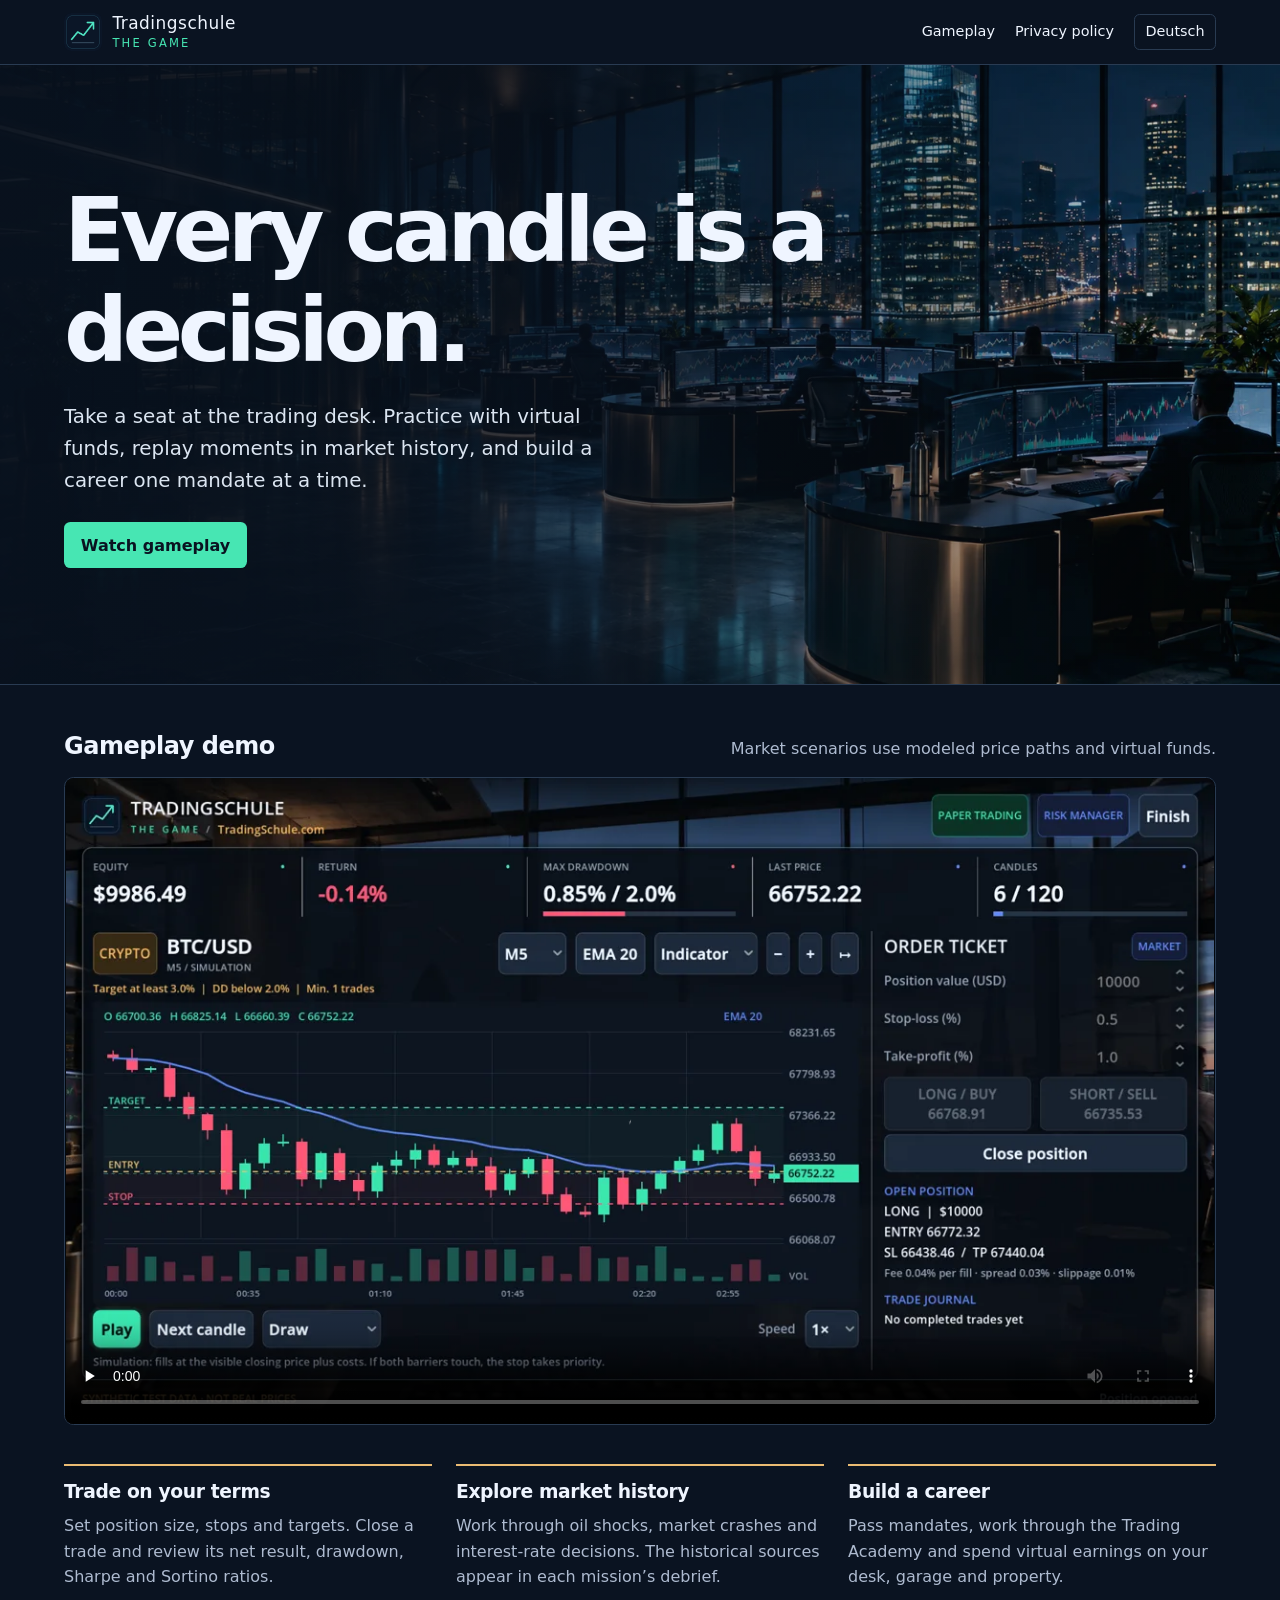
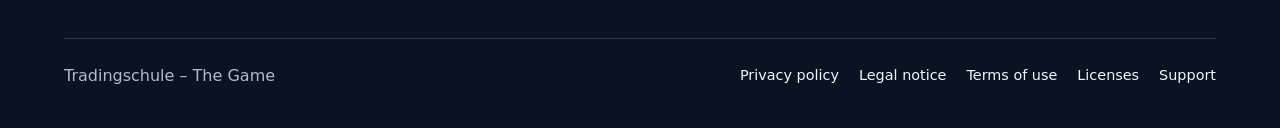
<file: index.html>
<!doctype html>
<html lang="en">
<head>
<meta charset="utf-8">
<meta name="viewport" content="width=device-width, initial-scale=1">
<meta name="description" content="Take a seat at the trading desk. Practice with virtual funds, replay moments in market history, and build a career one mandate at a time.">
<meta name="theme-color" content="#0a1321">
<title>Tradingschule – The Game</title>
<link rel="canonical" href="https://onvexalabs-dev.github.io/tradingschule-the-game-page/">
<link rel="alternate" hreflang="en" href="https://onvexalabs-dev.github.io/tradingschule-the-game-page/">
<link rel="alternate" hreflang="de" href="https://onvexalabs-dev.github.io/tradingschule-the-game-page/de/">
<link rel="icon" href="./assets/icon.png">
<link rel="stylesheet" href="./assets/site.css">
</head>
<body>
<header class="top"><div class="shell top-inner">
<a class="brand" href="./"><img src="./assets/icon.png" width="38" height="38" alt=""><span>Tradingschule<span class="brand-sub">THE GAME</span></span></a>
<nav aria-label="Main navigation">
<a href="./">Gameplay</a>
<a href="./privacy/">Privacy policy</a>
<a class="locale" hreflang="de" lang="de" href="./de/">Deutsch</a>
</nav></div></header>

<main id="main">
<section class="hero"><div class="shell hero-inner">
<h1>Every candle is a decision.</h1><p>Take a seat at the trading desk. Practice with virtual funds, replay moments in market history, and build a career one mandate at a time.</p><a class="button" href="#demo">Watch gameplay</a>
</div></section>
<section id="demo" class="shell demo"><div class="demo-head"><h2>Gameplay demo</h2><p>Market scenarios use modeled price paths and virtual funds.</p></div>
<video aria-label="Gameplay demo" controls playsinline preload="none" width="1280" height="720" poster="./assets/terminal-en.webp">
<source src="./assets/gameplay-en.mp4" type="video/mp4">
<a href="./assets/gameplay-en.mp4">Watch gameplay</a>
</video><div class="features" aria-label="Trading terminal with chart and order ticket"><article><h3>Trade on your terms</h3><p>Set position size, stops and targets. Close a trade and review its net result, drawdown, Sharpe and Sortino ratios.</p></article><article><h3>Explore market history</h3><p>Work through oil shocks, market crashes and interest-rate decisions. The historical sources appear in each mission’s debrief.</p></article><article><h3>Build a career</h3><p>Pass mandates, work through the Trading Academy and spend virtual earnings on your desk, garage and property.</p></article></div>
</section></main>
<footer class="shell footer"><span>Tradingschule – The Game</span><nav aria-label="Legal links"><a href="./privacy/">Privacy policy</a><a href="./imprint/">Legal notice</a><a href="./terms/">Terms of use</a><a href="./licenses/">Licenses</a><a href="./support/">Support</a></nav></footer>
</body>
</html>
</file>
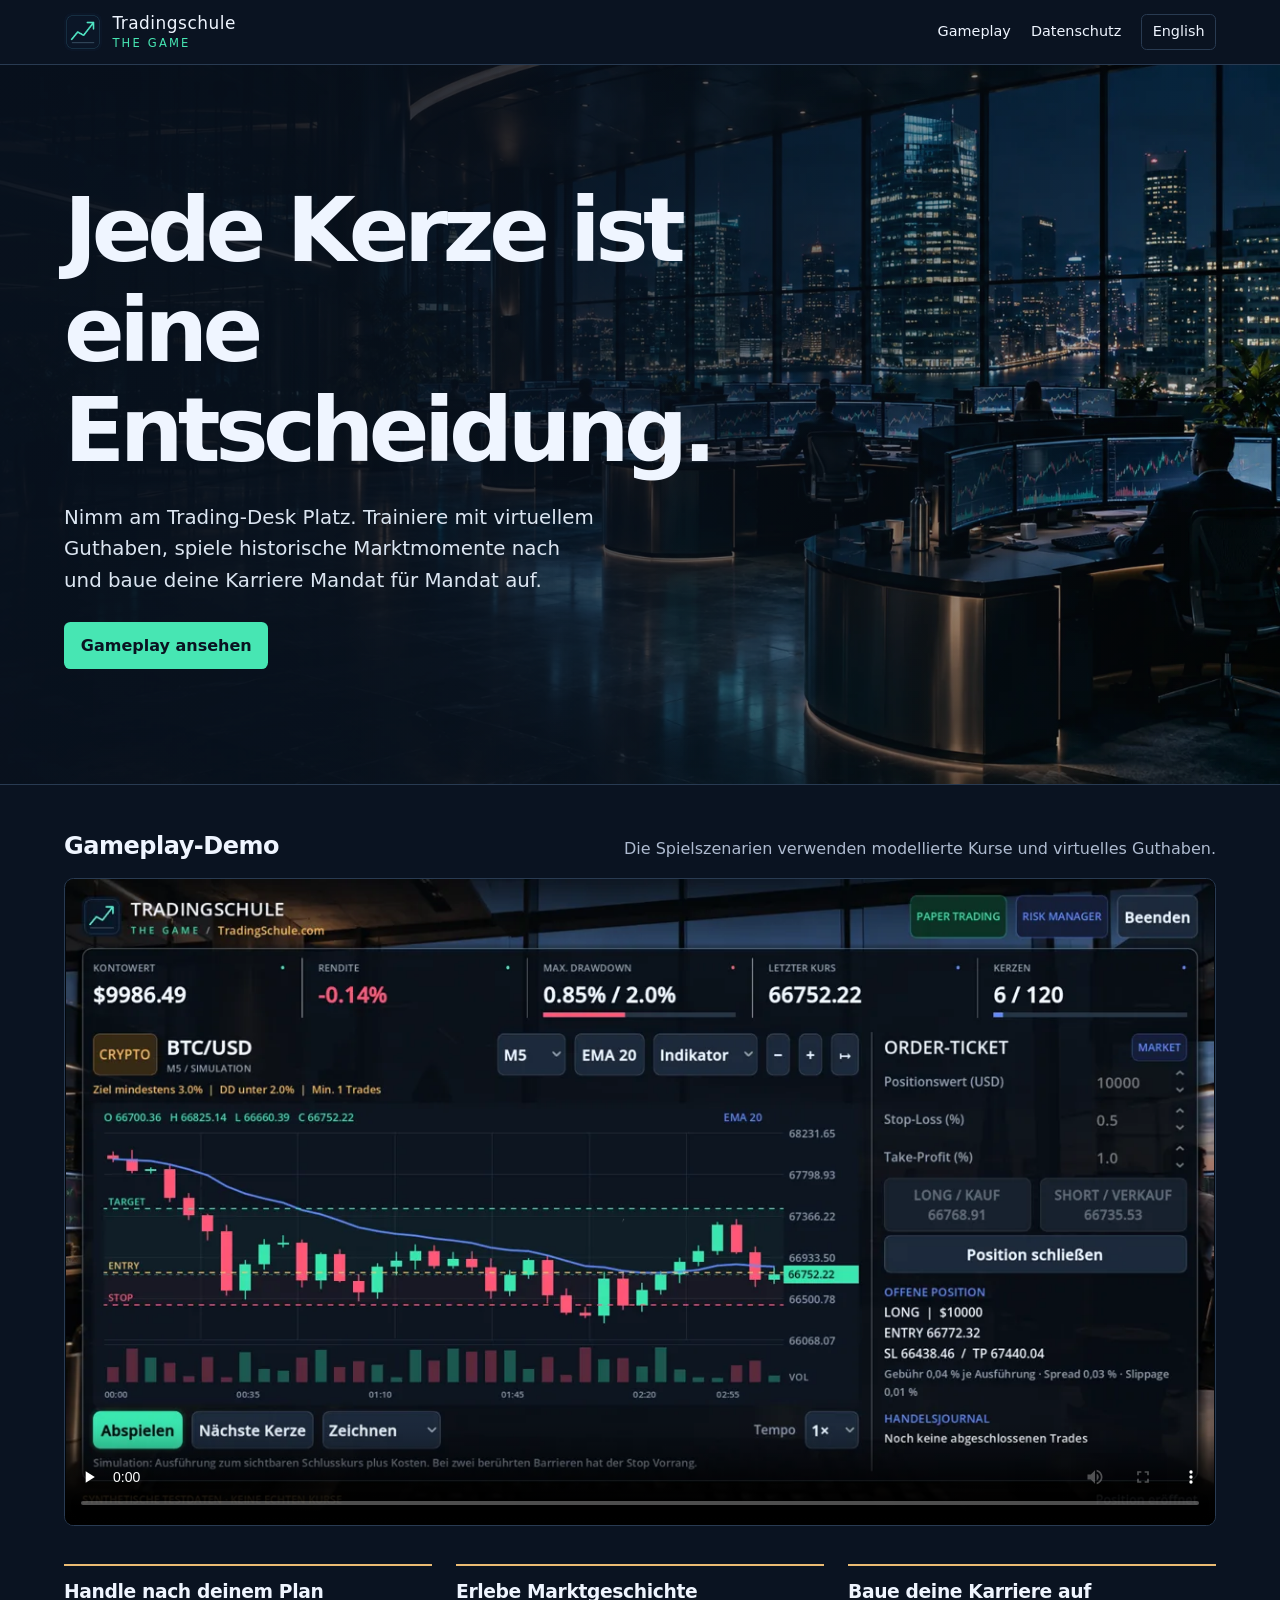
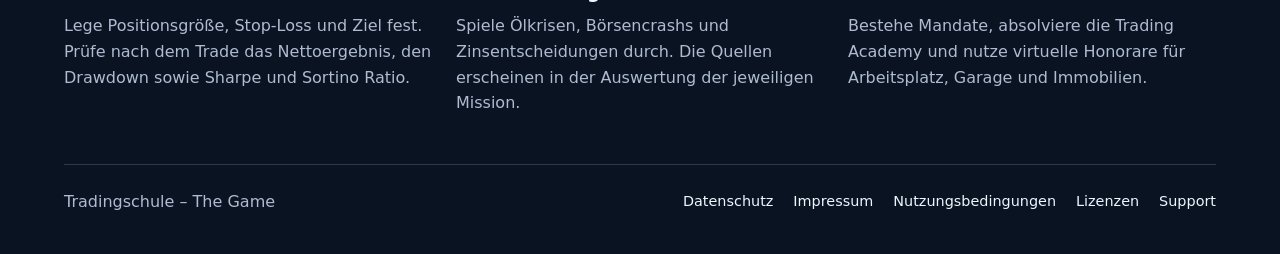
<file: de/index.html>
<!doctype html>
<html lang="de">
<head>
<meta charset="utf-8">
<meta name="viewport" content="width=device-width, initial-scale=1">
<meta name="description" content="Nimm am Trading-Desk Platz. Trainiere mit virtuellem Guthaben, spiele historische Marktmomente nach und baue deine Karriere Mandat für Mandat auf.">
<meta name="theme-color" content="#0a1321">
<title>Tradingschule – The Game</title>
<link rel="canonical" href="https://onvexalabs-dev.github.io/tradingschule-the-game-page/de/">
<link rel="alternate" hreflang="en" href="https://onvexalabs-dev.github.io/tradingschule-the-game-page/">
<link rel="alternate" hreflang="de" href="https://onvexalabs-dev.github.io/tradingschule-the-game-page/de/">
<link rel="icon" href="../assets/icon.png">
<link rel="stylesheet" href="../assets/site.css">
</head>
<body>
<header class="top"><div class="shell top-inner">
<a class="brand" href="../de/"><img src="../assets/icon.png" width="38" height="38" alt=""><span>Tradingschule<span class="brand-sub">THE GAME</span></span></a>
<nav aria-label="Hauptnavigation">
<a href="../de/">Gameplay</a>
<a href="../de/privacy/">Datenschutz</a>
<a class="locale" hreflang="en" lang="en" href="../">English</a>
</nav></div></header>

<main id="main">
<section class="hero"><div class="shell hero-inner">
<h1>Jede Kerze ist eine Entscheidung.</h1><p>Nimm am Trading-Desk Platz. Trainiere mit virtuellem Guthaben, spiele historische Marktmomente nach und baue deine Karriere Mandat für Mandat auf.</p><a class="button" href="#demo">Gameplay ansehen</a>
</div></section>
<section id="demo" class="shell demo"><div class="demo-head"><h2>Gameplay-Demo</h2><p>Die Spielszenarien verwenden modellierte Kurse und virtuelles Guthaben.</p></div>
<video aria-label="Gameplay-Demo" controls playsinline preload="none" width="1280" height="720" poster="../assets/terminal-de.webp">
<source src="../assets/gameplay-de.mp4" type="video/mp4">
<a href="../assets/gameplay-de.mp4">Gameplay ansehen</a>
</video><div class="features" aria-label="Trading-Terminal mit Chart und Order-Ticket"><article><h3>Handle nach deinem Plan</h3><p>Lege Positionsgröße, Stop-Loss und Ziel fest. Prüfe nach dem Trade das Nettoergebnis, den Drawdown sowie Sharpe und Sortino Ratio.</p></article><article><h3>Erlebe Marktgeschichte</h3><p>Spiele Ölkrisen, Börsencrashs und Zinsentscheidungen durch. Die Quellen erscheinen in der Auswertung der jeweiligen Mission.</p></article><article><h3>Baue deine Karriere auf</h3><p>Bestehe Mandate, absolviere die Trading Academy und nutze virtuelle Honorare für Arbeitsplatz, Garage und Immobilien.</p></article></div>
</section></main>
<footer class="shell footer"><span>Tradingschule – The Game</span><nav aria-label="Rechtliche Links"><a href="../de/privacy/">Datenschutz</a><a href="../de/imprint/">Impressum</a><a href="../de/terms/">Nutzungsbedingungen</a><a href="../de/licenses/">Lizenzen</a><a href="../de/support/">Support</a></nav></footer>
</body>
</html>
</file>
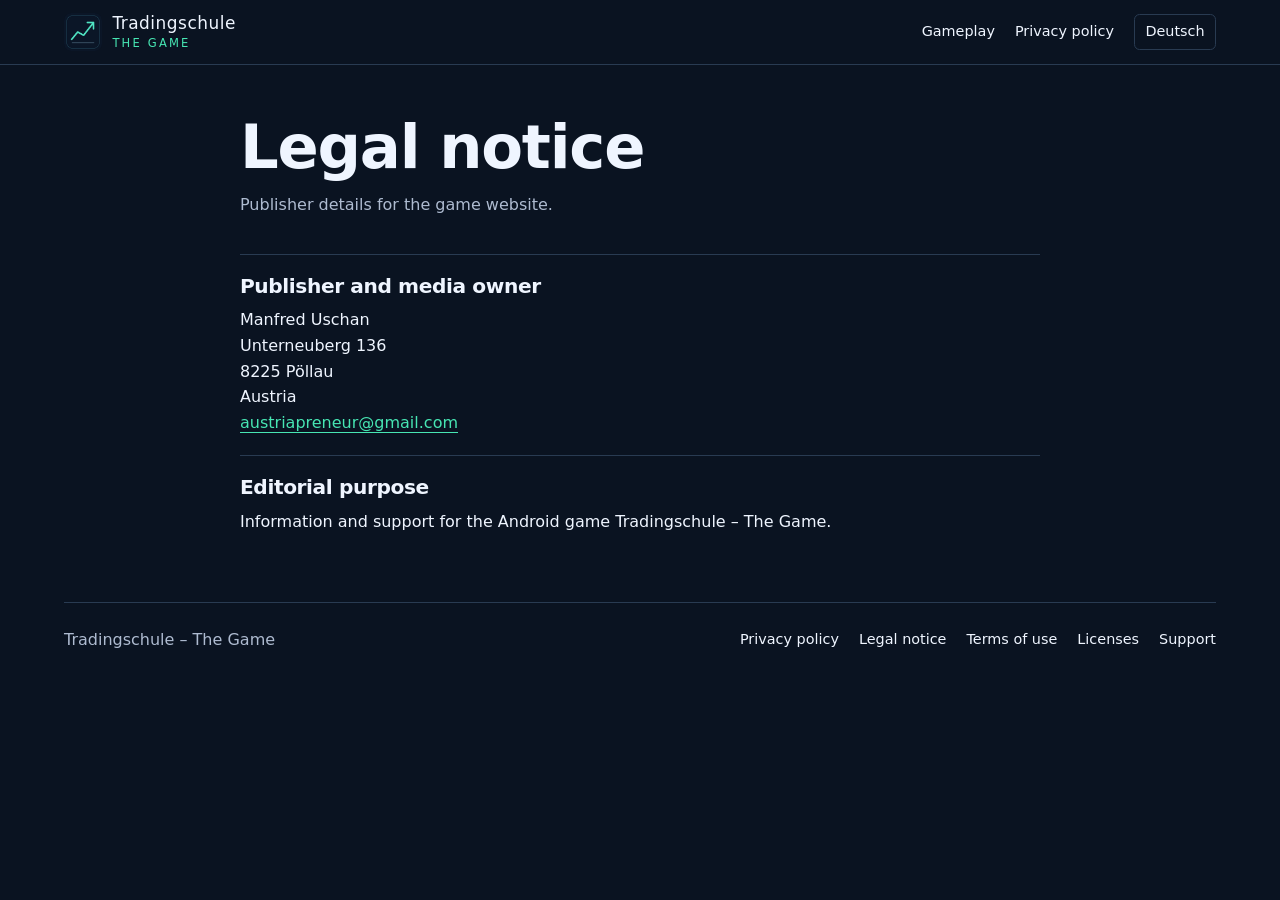
<file: imprint/index.html>
<!doctype html>
<html lang="en">
<head>
<meta charset="utf-8">
<meta name="viewport" content="width=device-width, initial-scale=1">
<meta name="description" content="Publisher details for the game website.">
<meta name="theme-color" content="#0a1321">
<title>Legal notice | Tradingschule – The Game</title>
<link rel="canonical" href="https://onvexalabs-dev.github.io/tradingschule-the-game-page/imprint/">
<link rel="alternate" hreflang="en" href="https://onvexalabs-dev.github.io/tradingschule-the-game-page/imprint/">
<link rel="alternate" hreflang="de" href="https://onvexalabs-dev.github.io/tradingschule-the-game-page/de/imprint/">
<link rel="icon" href="../assets/icon.png">
<link rel="stylesheet" href="../assets/site.css">
</head>
<body>
<header class="top"><div class="shell top-inner">
<a class="brand" href="../"><img src="../assets/icon.png" width="38" height="38" alt=""><span>Tradingschule<span class="brand-sub">THE GAME</span></span></a>
<nav aria-label="Main navigation">
<a href="../">Gameplay</a>
<a href="../privacy/">Privacy policy</a>
<a class="locale" hreflang="de" lang="de" href="../de/imprint/">Deutsch</a>
</nav></div></header>
<main id="main" class="shell legal"><h1>Legal notice</h1><p class="intro">Publisher details for the game website.</p><section><h2>Publisher and media owner</h2><p>Manfred Uschan<br>Unterneuberg 136<br>8225 Pöllau<br>Austria<br><a href="mailto:austriapreneur@gmail.com">austriapreneur@gmail.com</a></p></section><section><h2>Editorial purpose</h2><p>Information and support for the Android game Tradingschule – The Game.</p></section></main>
<footer class="shell footer"><span>Tradingschule – The Game</span><nav aria-label="Legal links"><a href="../privacy/">Privacy policy</a><a href="../imprint/">Legal notice</a><a href="../terms/">Terms of use</a><a href="../licenses/">Licenses</a><a href="../support/">Support</a></nav></footer>
</body>
</html>
</file>
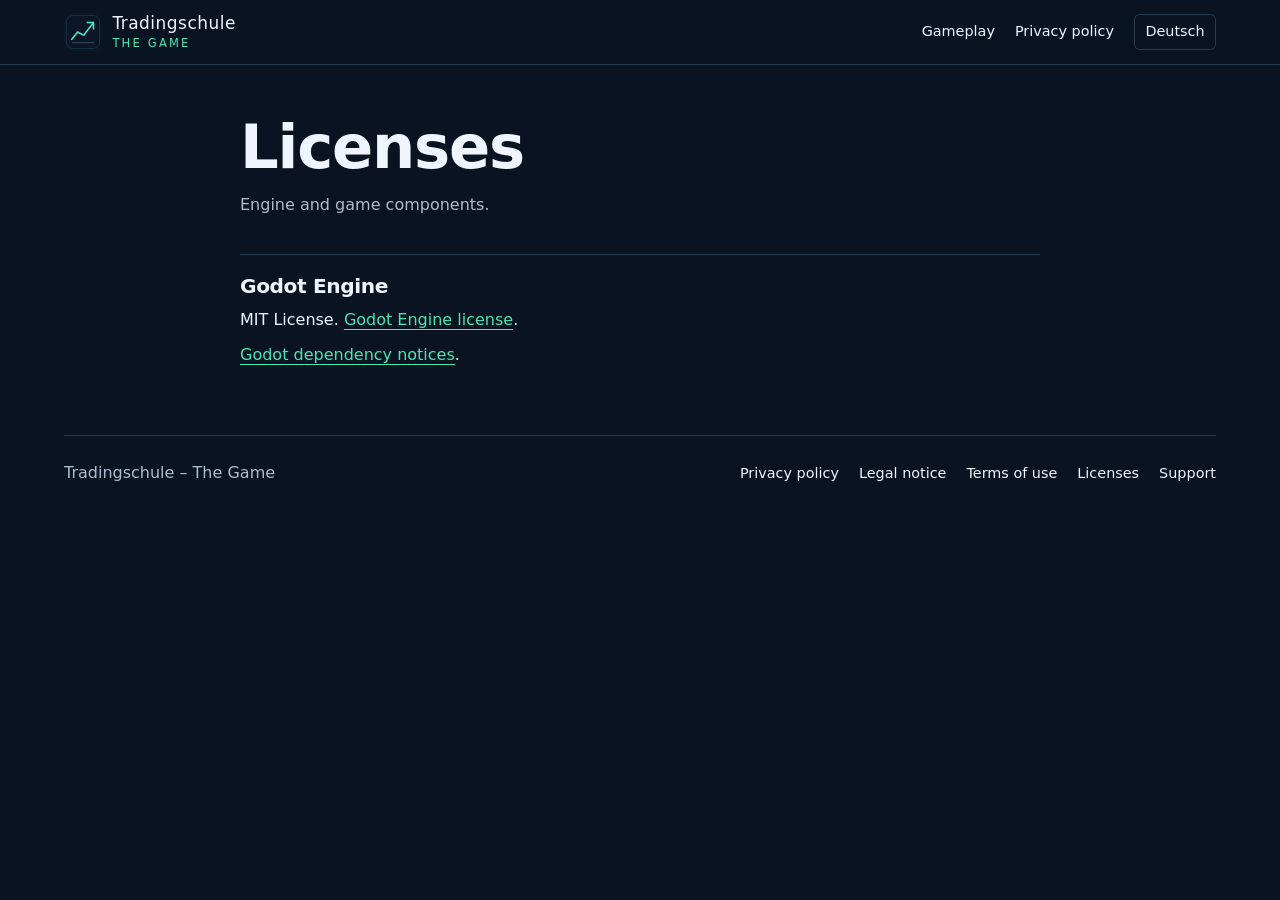
<file: licenses/index.html>
<!doctype html>
<html lang="en">
<head>
<meta charset="utf-8">
<meta name="viewport" content="width=device-width, initial-scale=1">
<meta name="description" content="Engine and game components.">
<meta name="theme-color" content="#0a1321">
<title>Licenses | Tradingschule – The Game</title>
<link rel="canonical" href="https://onvexalabs-dev.github.io/tradingschule-the-game-page/licenses/">
<link rel="alternate" hreflang="en" href="https://onvexalabs-dev.github.io/tradingschule-the-game-page/licenses/">
<link rel="alternate" hreflang="de" href="https://onvexalabs-dev.github.io/tradingschule-the-game-page/de/licenses/">
<link rel="icon" href="../assets/icon.png">
<link rel="stylesheet" href="../assets/site.css">
</head>
<body>
<header class="top"><div class="shell top-inner">
<a class="brand" href="../"><img src="../assets/icon.png" width="38" height="38" alt=""><span>Tradingschule<span class="brand-sub">THE GAME</span></span></a>
<nav aria-label="Main navigation">
<a href="../">Gameplay</a>
<a href="../privacy/">Privacy policy</a>
<a class="locale" hreflang="de" lang="de" href="../de/licenses/">Deutsch</a>
</nav></div></header>
<main id="main" class="shell legal"><h1>Licenses</h1><p class="intro">Engine and game components.</p><section><h2>Godot Engine</h2><p>MIT License. <a href="https://godotengine.org/license/">Godot Engine license</a>.</p><p><a href="https://github.com/godotengine/godot/blob/master/COPYRIGHT.txt">Godot dependency notices</a>.</p></section></main>
<footer class="shell footer"><span>Tradingschule – The Game</span><nav aria-label="Legal links"><a href="../privacy/">Privacy policy</a><a href="../imprint/">Legal notice</a><a href="../terms/">Terms of use</a><a href="../licenses/">Licenses</a><a href="../support/">Support</a></nav></footer>
</body>
</html>
</file>
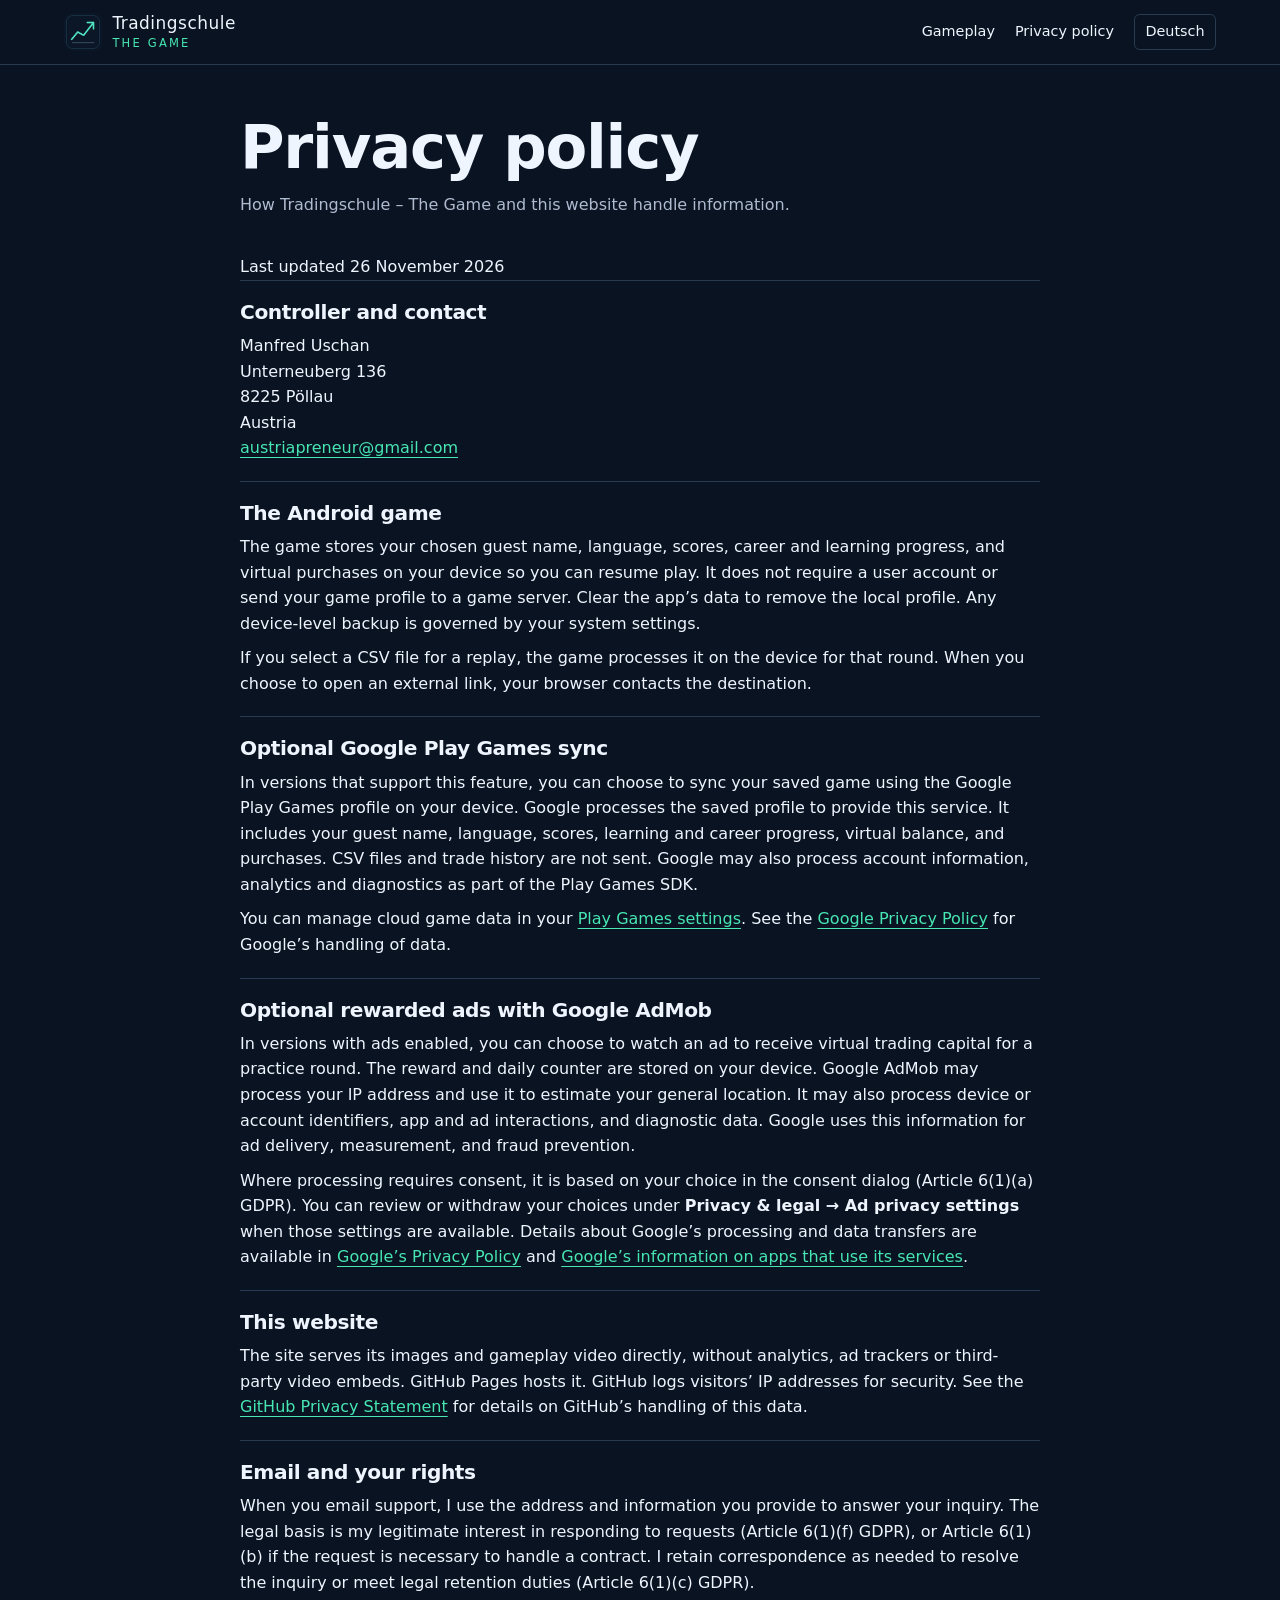
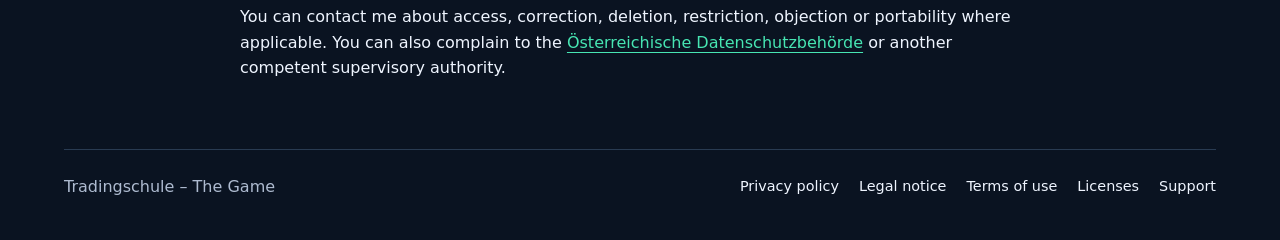
<file: privacy/index.html>
<!doctype html>
<html lang="en">
<head>
<meta charset="utf-8">
<meta name="viewport" content="width=device-width, initial-scale=1">
<meta name="description" content="How Tradingschule – The Game and this website handle information.">
<meta name="theme-color" content="#0a1321">
<title>Privacy policy | Tradingschule – The Game</title>
<link rel="canonical" href="https://onvexalabs-dev.github.io/tradingschule-the-game-page/privacy/">
<link rel="alternate" hreflang="en" href="https://onvexalabs-dev.github.io/tradingschule-the-game-page/privacy/">
<link rel="alternate" hreflang="de" href="https://onvexalabs-dev.github.io/tradingschule-the-game-page/de/privacy/">
<link rel="icon" href="../assets/icon.png">
<link rel="stylesheet" href="../assets/site.css">
</head>
<body>
<header class="top"><div class="shell top-inner">
<a class="brand" href="../"><img src="../assets/icon.png" width="38" height="38" alt=""><span>Tradingschule<span class="brand-sub">THE GAME</span></span></a>
<nav aria-label="Main navigation">
<a href="../">Gameplay</a>
<a href="../privacy/">Privacy policy</a>
<a class="locale" hreflang="de" lang="de" href="../de/privacy/">Deutsch</a>
</nav></div></header>
<main id="main" class="shell legal"><h1>Privacy policy</h1><p class="intro">How Tradingschule – The Game and this website handle information.</p><p>Last updated 26 November 2026</p><section><h2>Controller and contact</h2><p>Manfred Uschan<br>Unterneuberg 136<br>8225 Pöllau<br>Austria<br><a href="mailto:austriapreneur@gmail.com">austriapreneur@gmail.com</a></p></section><section><h2>The Android game</h2><p>The game stores your chosen guest name, language, scores, career and learning progress, and virtual purchases on your device so you can resume play. It does not require a user account or send your game profile to a game server. Clear the app’s data to remove the local profile. Any device-level backup is governed by your system settings.</p><p>If you select a CSV file for a replay, the game processes it on the device for that round. When you choose to open an external link, your browser contacts the destination.</p></section><section><h2>Optional Google Play Games sync</h2><p>In versions that support this feature, you can choose to sync your saved game using the Google Play Games profile on your device. Google processes the saved profile to provide this service. It includes your guest name, language, scores, learning and career progress, virtual balance, and purchases. CSV files and trade history are not sent. Google may also process account information, analytics and diagnostics as part of the Play Games SDK.</p><p>You can manage cloud game data in your <a href="https://support.google.com/googleplay/answer/9130646">Play Games settings</a>. See the <a href="https://policies.google.com/privacy">Google Privacy Policy</a> for Google’s handling of data.</p></section><section><h2>Optional rewarded ads with Google AdMob</h2><p>In versions with ads enabled, you can choose to watch an ad to receive virtual trading capital for a practice round. The reward and daily counter are stored on your device. Google AdMob may process your IP address and use it to estimate your general location. It may also process device or account identifiers, app and ad interactions, and diagnostic data. Google uses this information for ad delivery, measurement, and fraud prevention.</p><p>Where processing requires consent, it is based on your choice in the consent dialog (Article 6(1)(a) GDPR). You can review or withdraw your choices under <strong>Privacy &amp; legal → Ad privacy settings</strong> when those settings are available. Details about Google’s processing and data transfers are available in <a href="https://policies.google.com/privacy?hl=en">Google’s Privacy Policy</a> and <a href="https://policies.google.com/technologies/partner-sites?hl=en">Google’s information on apps that use its services</a>.</p></section><section><h2>This website</h2><p>The site serves its images and gameplay video directly, without analytics, ad trackers or third-party video embeds. GitHub Pages hosts it. GitHub logs visitors’ IP addresses for security. See the <a href="https://docs.github.com/en/site-policy/privacy-policies/github-general-privacy-statement">GitHub Privacy Statement</a> for details on GitHub’s handling of this data.</p></section><section><h2>Email and your rights</h2><p>When you email support, I use the address and information you provide to answer your inquiry. The legal basis is my legitimate interest in responding to requests (Article 6(1)(f) GDPR), or Article 6(1)(b) if the request is necessary to handle a contract. I retain correspondence as needed to resolve the inquiry or meet legal retention duties (Article 6(1)(c) GDPR).</p><p>You can contact me about access, correction, deletion, restriction, objection or portability where applicable. You can also complain to the <a href="https://www.dsb.gv.at/">Österreichische Datenschutzbehörde</a> or another competent supervisory authority.</p></section></main>
<footer class="shell footer"><span>Tradingschule – The Game</span><nav aria-label="Legal links"><a href="../privacy/">Privacy policy</a><a href="../imprint/">Legal notice</a><a href="../terms/">Terms of use</a><a href="../licenses/">Licenses</a><a href="../support/">Support</a></nav></footer>
</body>
</html>
</file>
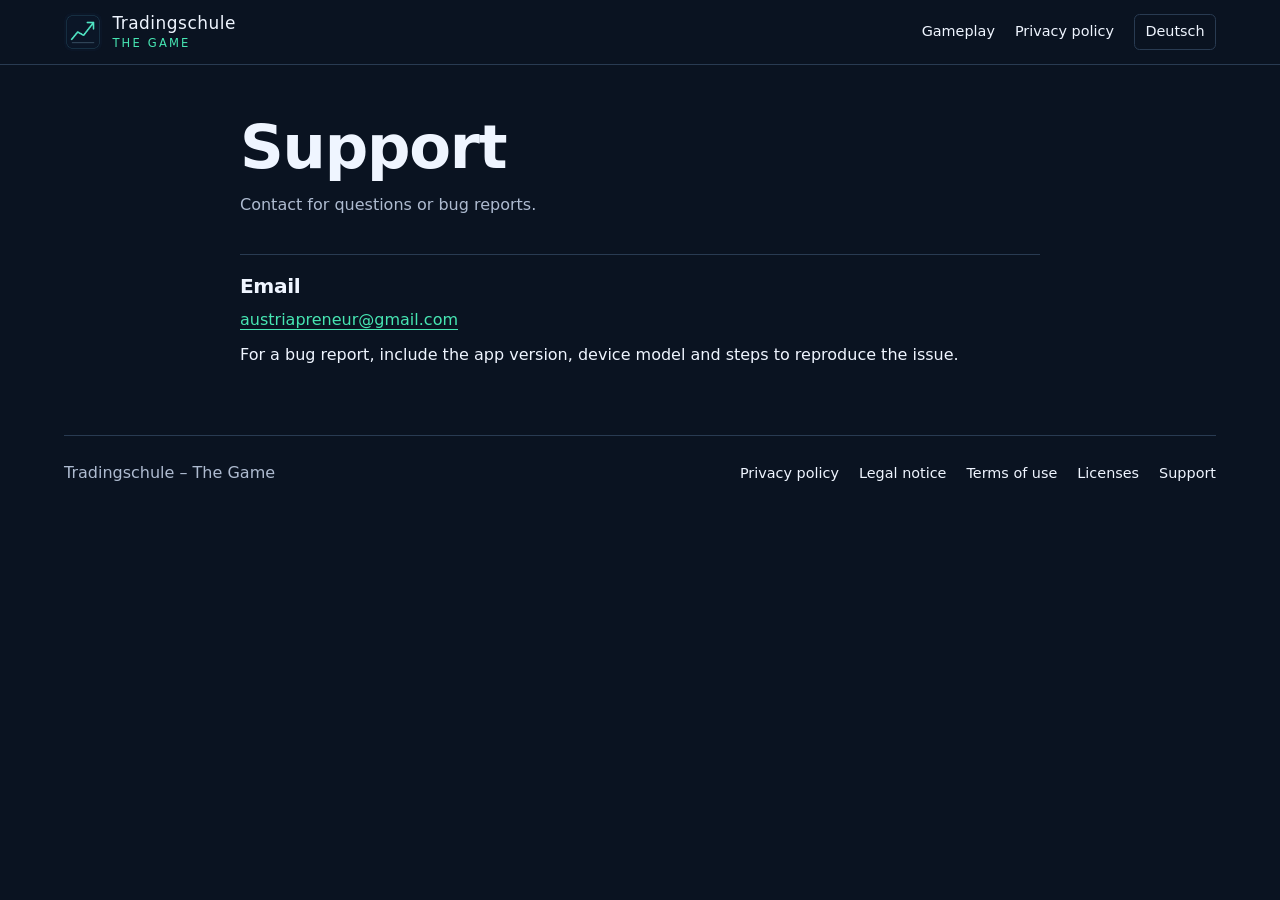
<file: support/index.html>
<!doctype html>
<html lang="en">
<head>
<meta charset="utf-8">
<meta name="viewport" content="width=device-width, initial-scale=1">
<meta name="description" content="Contact for questions or bug reports.">
<meta name="theme-color" content="#0a1321">
<title>Support | Tradingschule – The Game</title>
<link rel="canonical" href="https://onvexalabs-dev.github.io/tradingschule-the-game-page/support/">
<link rel="alternate" hreflang="en" href="https://onvexalabs-dev.github.io/tradingschule-the-game-page/support/">
<link rel="alternate" hreflang="de" href="https://onvexalabs-dev.github.io/tradingschule-the-game-page/de/support/">
<link rel="icon" href="../assets/icon.png">
<link rel="stylesheet" href="../assets/site.css">
</head>
<body>
<header class="top"><div class="shell top-inner">
<a class="brand" href="../"><img src="../assets/icon.png" width="38" height="38" alt=""><span>Tradingschule<span class="brand-sub">THE GAME</span></span></a>
<nav aria-label="Main navigation">
<a href="../">Gameplay</a>
<a href="../privacy/">Privacy policy</a>
<a class="locale" hreflang="de" lang="de" href="../de/support/">Deutsch</a>
</nav></div></header>
<main id="main" class="shell legal"><h1>Support</h1><p class="intro">Contact for questions or bug reports.</p><section><h2>Email</h2><p><a href="mailto:austriapreneur@gmail.com">austriapreneur@gmail.com</a></p><p>For a bug report, include the app version, device model and steps to reproduce the issue.</p></section></main>
<footer class="shell footer"><span>Tradingschule – The Game</span><nav aria-label="Legal links"><a href="../privacy/">Privacy policy</a><a href="../imprint/">Legal notice</a><a href="../terms/">Terms of use</a><a href="../licenses/">Licenses</a><a href="../support/">Support</a></nav></footer>
</body>
</html>
</file>
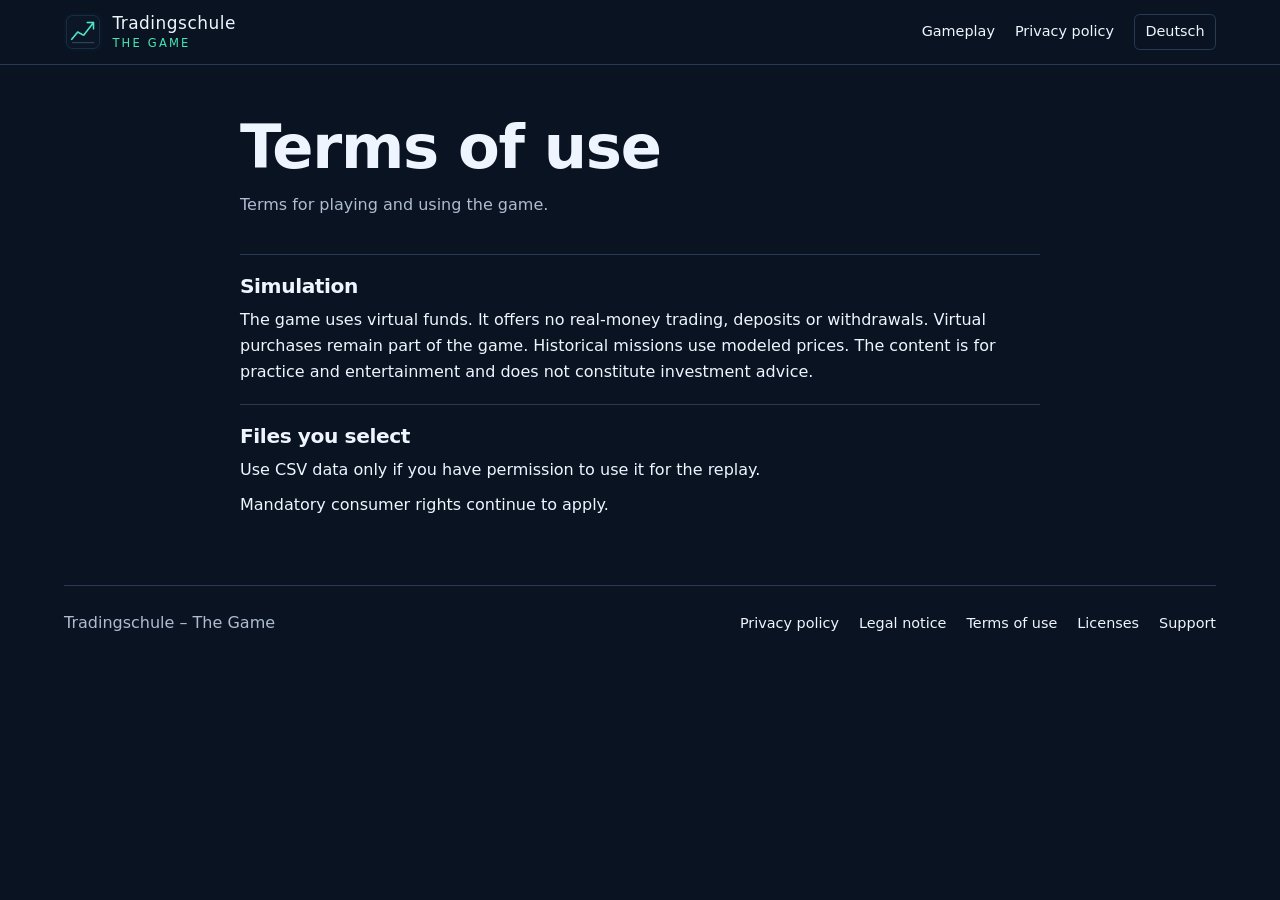
<file: terms/index.html>
<!doctype html>
<html lang="en">
<head>
<meta charset="utf-8">
<meta name="viewport" content="width=device-width, initial-scale=1">
<meta name="description" content="Terms for playing and using the game.">
<meta name="theme-color" content="#0a1321">
<title>Terms of use | Tradingschule – The Game</title>
<link rel="canonical" href="https://onvexalabs-dev.github.io/tradingschule-the-game-page/terms/">
<link rel="alternate" hreflang="en" href="https://onvexalabs-dev.github.io/tradingschule-the-game-page/terms/">
<link rel="alternate" hreflang="de" href="https://onvexalabs-dev.github.io/tradingschule-the-game-page/de/terms/">
<link rel="icon" href="../assets/icon.png">
<link rel="stylesheet" href="../assets/site.css">
</head>
<body>
<header class="top"><div class="shell top-inner">
<a class="brand" href="../"><img src="../assets/icon.png" width="38" height="38" alt=""><span>Tradingschule<span class="brand-sub">THE GAME</span></span></a>
<nav aria-label="Main navigation">
<a href="../">Gameplay</a>
<a href="../privacy/">Privacy policy</a>
<a class="locale" hreflang="de" lang="de" href="../de/terms/">Deutsch</a>
</nav></div></header>
<main id="main" class="shell legal"><h1>Terms of use</h1><p class="intro">Terms for playing and using the game.</p><section><h2>Simulation</h2><p>The game uses virtual funds. It offers no real-money trading, deposits or withdrawals. Virtual purchases remain part of the game. Historical missions use modeled prices. The content is for practice and entertainment and does not constitute investment advice.</p></section><section><h2>Files you select</h2><p>Use CSV data only if you have permission to use it for the replay.</p><p>Mandatory consumer rights continue to apply.</p></section></main>
<footer class="shell footer"><span>Tradingschule – The Game</span><nav aria-label="Legal links"><a href="../privacy/">Privacy policy</a><a href="../imprint/">Legal notice</a><a href="../terms/">Terms of use</a><a href="../licenses/">Licenses</a><a href="../support/">Support</a></nav></footer>
</body>
</html>
</file>
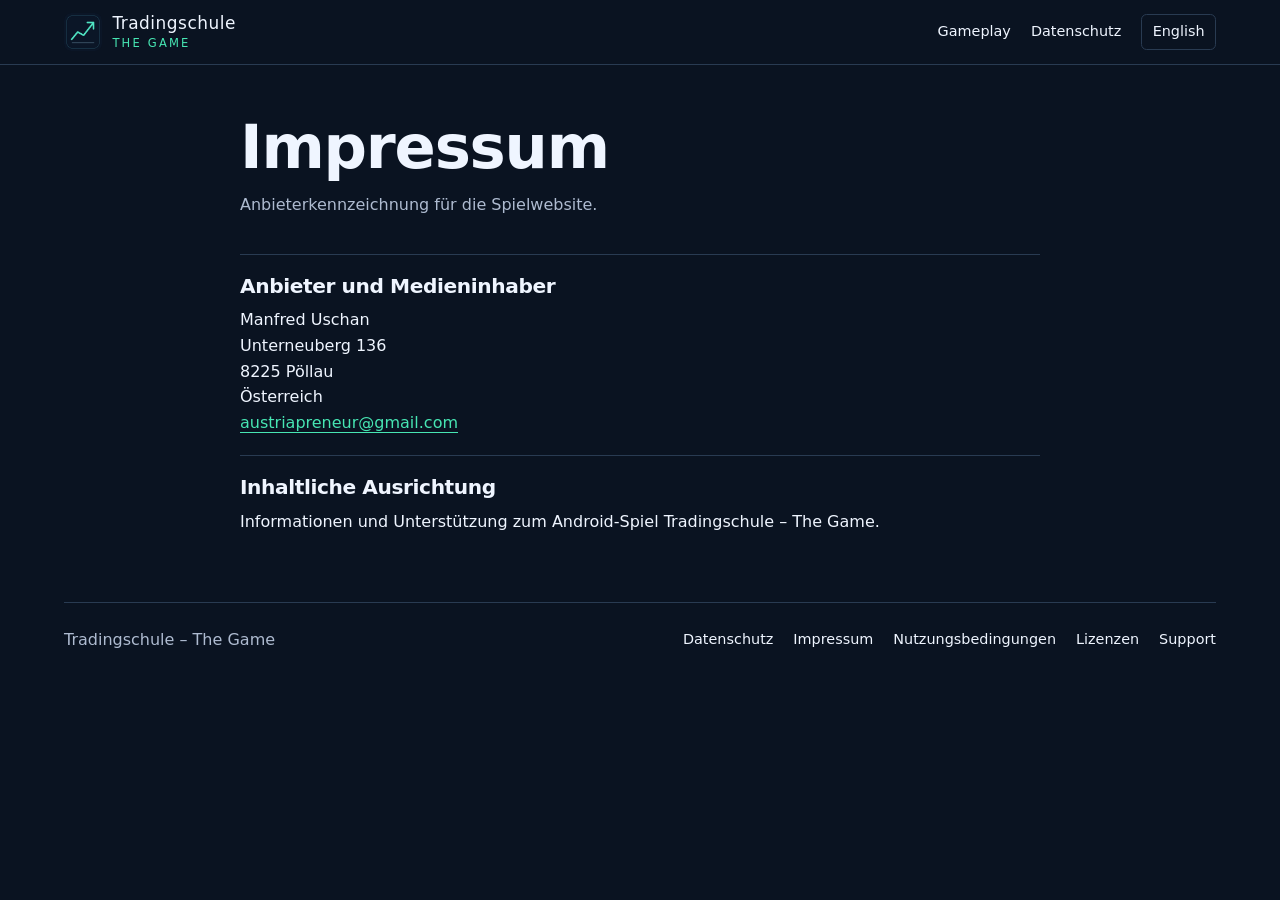
<file: de/imprint/index.html>
<!doctype html>
<html lang="de">
<head>
<meta charset="utf-8">
<meta name="viewport" content="width=device-width, initial-scale=1">
<meta name="description" content="Anbieterkennzeichnung für die Spielwebsite.">
<meta name="theme-color" content="#0a1321">
<title>Impressum | Tradingschule – The Game</title>
<link rel="canonical" href="https://onvexalabs-dev.github.io/tradingschule-the-game-page/de/imprint/">
<link rel="alternate" hreflang="en" href="https://onvexalabs-dev.github.io/tradingschule-the-game-page/imprint/">
<link rel="alternate" hreflang="de" href="https://onvexalabs-dev.github.io/tradingschule-the-game-page/de/imprint/">
<link rel="icon" href="../../assets/icon.png">
<link rel="stylesheet" href="../../assets/site.css">
</head>
<body>
<header class="top"><div class="shell top-inner">
<a class="brand" href="../../de/"><img src="../../assets/icon.png" width="38" height="38" alt=""><span>Tradingschule<span class="brand-sub">THE GAME</span></span></a>
<nav aria-label="Hauptnavigation">
<a href="../../de/">Gameplay</a>
<a href="../../de/privacy/">Datenschutz</a>
<a class="locale" hreflang="en" lang="en" href="../../imprint/">English</a>
</nav></div></header>
<main id="main" class="shell legal"><h1>Impressum</h1><p class="intro">Anbieterkennzeichnung für die Spielwebsite.</p><section><h2>Anbieter und Medieninhaber</h2><p>Manfred Uschan<br>Unterneuberg 136<br>8225 Pöllau<br>Österreich<br><a href="mailto:austriapreneur@gmail.com">austriapreneur@gmail.com</a></p></section><section><h2>Inhaltliche Ausrichtung</h2><p>Informationen und Unterstützung zum Android-Spiel Tradingschule – The Game.</p></section></main>
<footer class="shell footer"><span>Tradingschule – The Game</span><nav aria-label="Rechtliche Links"><a href="../../de/privacy/">Datenschutz</a><a href="../../de/imprint/">Impressum</a><a href="../../de/terms/">Nutzungsbedingungen</a><a href="../../de/licenses/">Lizenzen</a><a href="../../de/support/">Support</a></nav></footer>
</body>
</html>
</file>
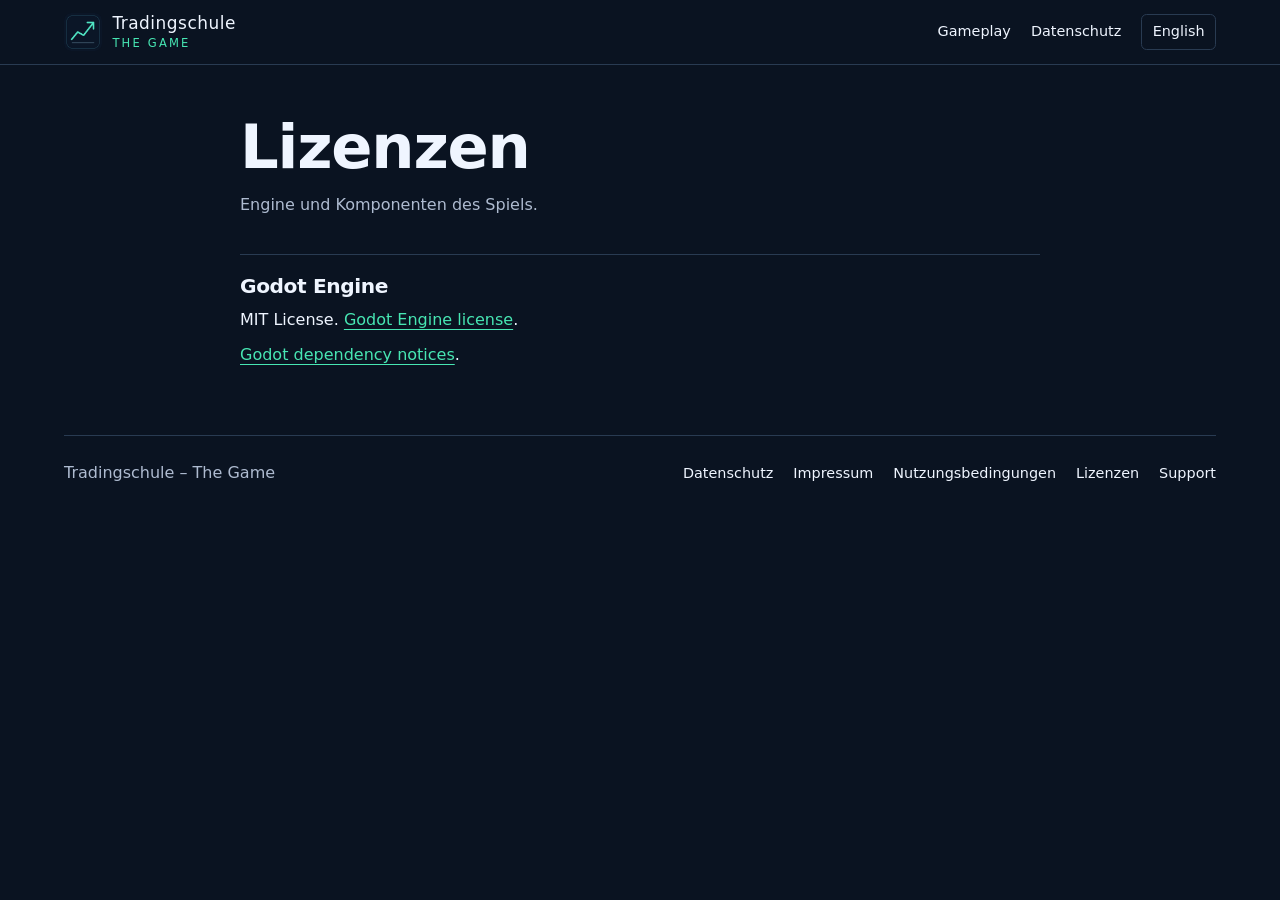
<file: de/licenses/index.html>
<!doctype html>
<html lang="de">
<head>
<meta charset="utf-8">
<meta name="viewport" content="width=device-width, initial-scale=1">
<meta name="description" content="Engine und Komponenten des Spiels.">
<meta name="theme-color" content="#0a1321">
<title>Lizenzen | Tradingschule – The Game</title>
<link rel="canonical" href="https://onvexalabs-dev.github.io/tradingschule-the-game-page/de/licenses/">
<link rel="alternate" hreflang="en" href="https://onvexalabs-dev.github.io/tradingschule-the-game-page/licenses/">
<link rel="alternate" hreflang="de" href="https://onvexalabs-dev.github.io/tradingschule-the-game-page/de/licenses/">
<link rel="icon" href="../../assets/icon.png">
<link rel="stylesheet" href="../../assets/site.css">
</head>
<body>
<header class="top"><div class="shell top-inner">
<a class="brand" href="../../de/"><img src="../../assets/icon.png" width="38" height="38" alt=""><span>Tradingschule<span class="brand-sub">THE GAME</span></span></a>
<nav aria-label="Hauptnavigation">
<a href="../../de/">Gameplay</a>
<a href="../../de/privacy/">Datenschutz</a>
<a class="locale" hreflang="en" lang="en" href="../../licenses/">English</a>
</nav></div></header>
<main id="main" class="shell legal"><h1>Lizenzen</h1><p class="intro">Engine und Komponenten des Spiels.</p><section><h2>Godot Engine</h2><p>MIT License. <a href="https://godotengine.org/license/">Godot Engine license</a>.</p><p><a href="https://github.com/godotengine/godot/blob/master/COPYRIGHT.txt">Godot dependency notices</a>.</p></section></main>
<footer class="shell footer"><span>Tradingschule – The Game</span><nav aria-label="Rechtliche Links"><a href="../../de/privacy/">Datenschutz</a><a href="../../de/imprint/">Impressum</a><a href="../../de/terms/">Nutzungsbedingungen</a><a href="../../de/licenses/">Lizenzen</a><a href="../../de/support/">Support</a></nav></footer>
</body>
</html>
</file>
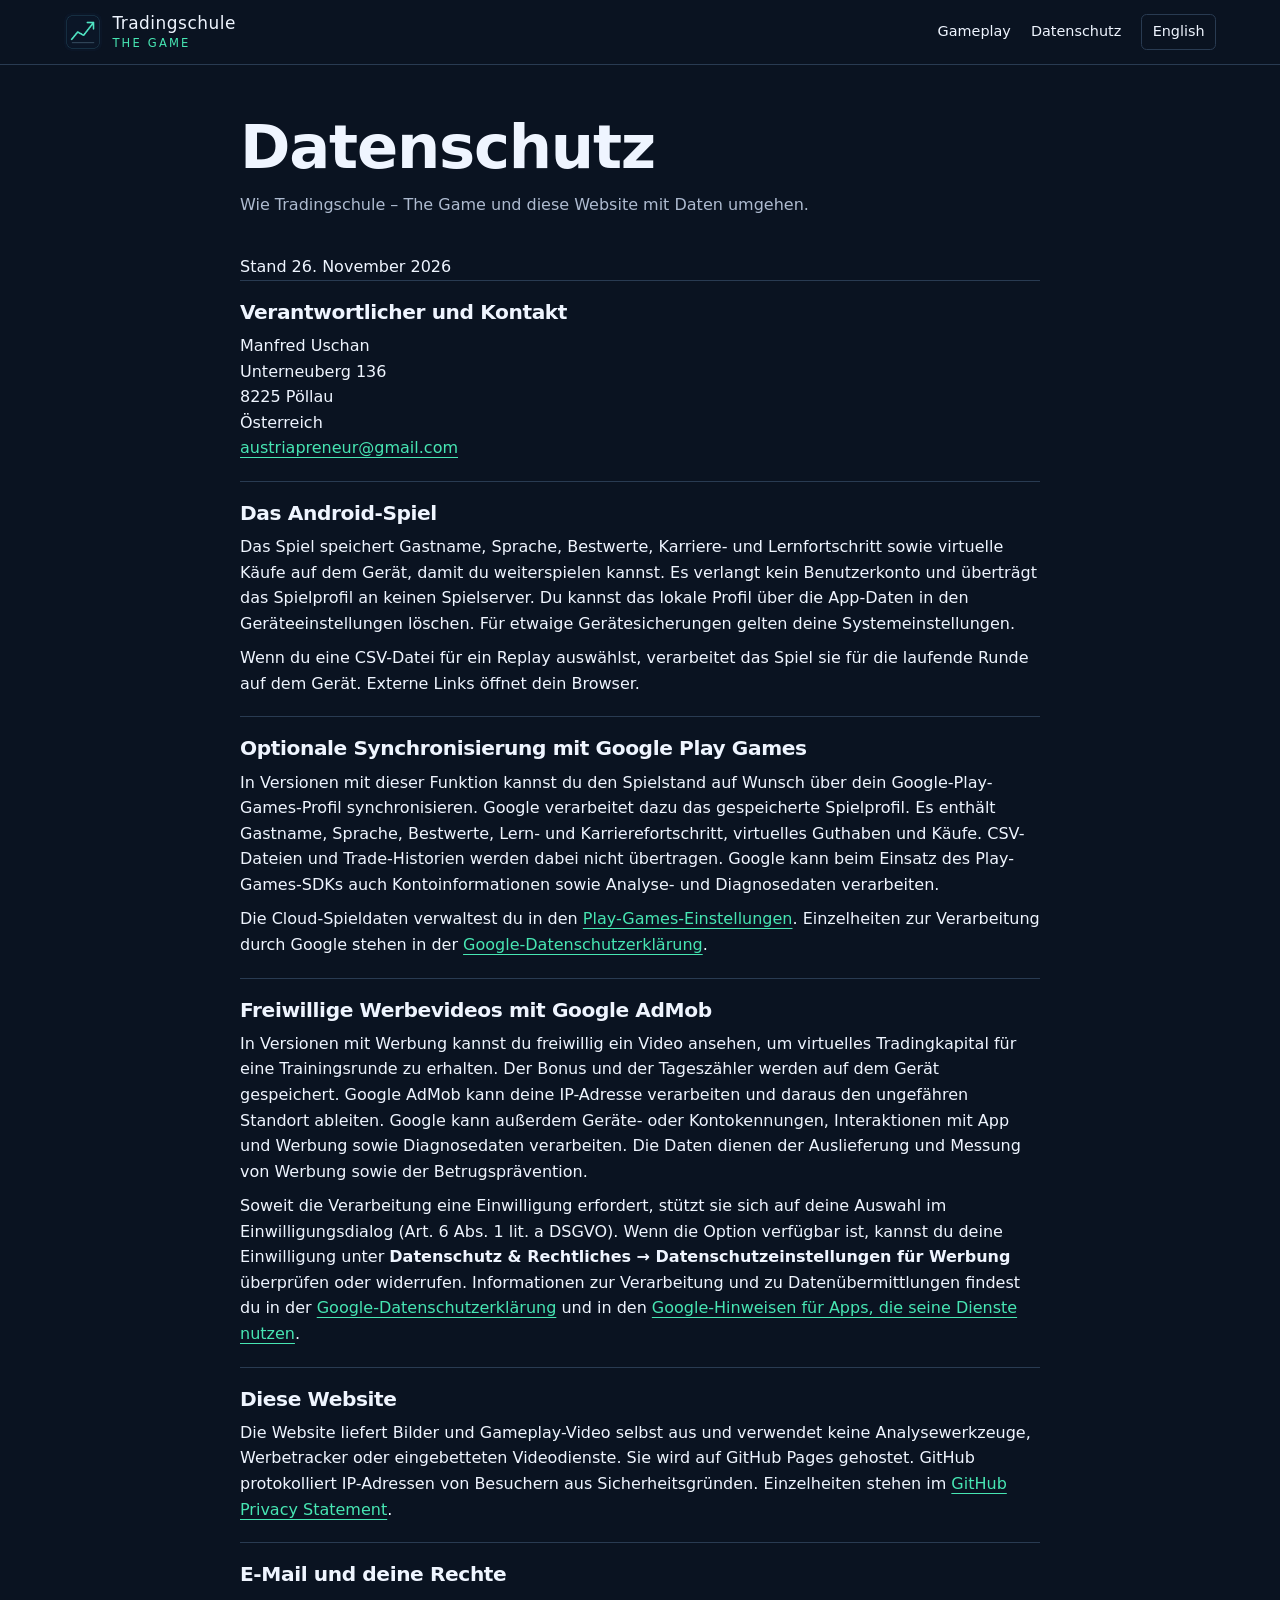
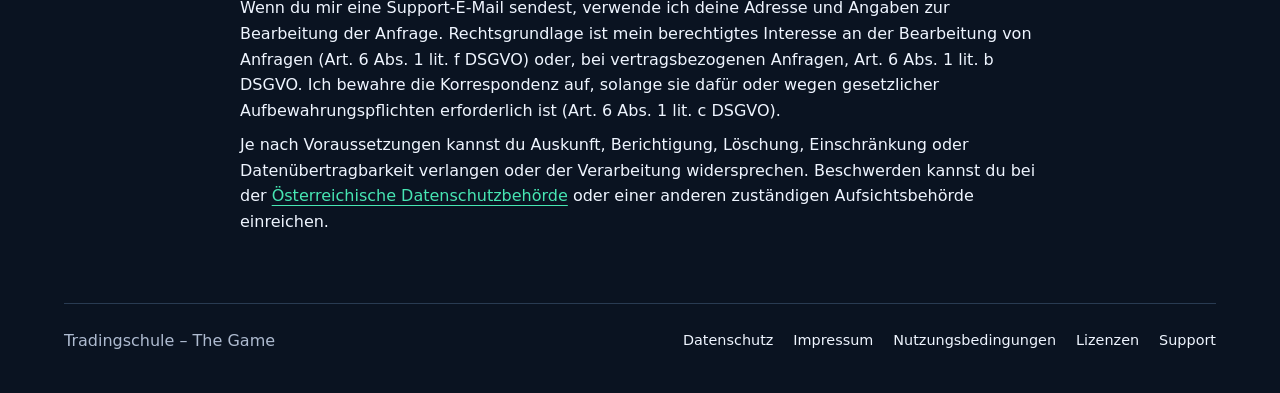
<file: de/privacy/index.html>
<!doctype html>
<html lang="de">
<head>
<meta charset="utf-8">
<meta name="viewport" content="width=device-width, initial-scale=1">
<meta name="description" content="Wie Tradingschule – The Game und diese Website mit Daten umgehen.">
<meta name="theme-color" content="#0a1321">
<title>Datenschutz | Tradingschule – The Game</title>
<link rel="canonical" href="https://onvexalabs-dev.github.io/tradingschule-the-game-page/de/privacy/">
<link rel="alternate" hreflang="en" href="https://onvexalabs-dev.github.io/tradingschule-the-game-page/privacy/">
<link rel="alternate" hreflang="de" href="https://onvexalabs-dev.github.io/tradingschule-the-game-page/de/privacy/">
<link rel="icon" href="../../assets/icon.png">
<link rel="stylesheet" href="../../assets/site.css">
</head>
<body>
<header class="top"><div class="shell top-inner">
<a class="brand" href="../../de/"><img src="../../assets/icon.png" width="38" height="38" alt=""><span>Tradingschule<span class="brand-sub">THE GAME</span></span></a>
<nav aria-label="Hauptnavigation">
<a href="../../de/">Gameplay</a>
<a href="../../de/privacy/">Datenschutz</a>
<a class="locale" hreflang="en" lang="en" href="../../privacy/">English</a>
</nav></div></header>
<main id="main" class="shell legal"><h1>Datenschutz</h1><p class="intro">Wie Tradingschule – The Game und diese Website mit Daten umgehen.</p><p>Stand 26. November 2026</p><section><h2>Verantwortlicher und Kontakt</h2><p>Manfred Uschan<br>Unterneuberg 136<br>8225 Pöllau<br>Österreich<br><a href="mailto:austriapreneur@gmail.com">austriapreneur@gmail.com</a></p></section><section><h2>Das Android-Spiel</h2><p>Das Spiel speichert Gastname, Sprache, Bestwerte, Karriere- und Lernfortschritt sowie virtuelle Käufe auf dem Gerät, damit du weiterspielen kannst. Es verlangt kein Benutzerkonto und überträgt das Spielprofil an keinen Spielserver. Du kannst das lokale Profil über die App-Daten in den Geräteeinstellungen löschen. Für etwaige Gerätesicherungen gelten deine Systemeinstellungen.</p><p>Wenn du eine CSV-Datei für ein Replay auswählst, verarbeitet das Spiel sie für die laufende Runde auf dem Gerät. Externe Links öffnet dein Browser.</p></section><section><h2>Optionale Synchronisierung mit Google Play Games</h2><p>In Versionen mit dieser Funktion kannst du den Spielstand auf Wunsch über dein Google-Play-Games-Profil synchronisieren. Google verarbeitet dazu das gespeicherte Spielprofil. Es enthält Gastname, Sprache, Bestwerte, Lern- und Karrierefortschritt, virtuelles Guthaben und Käufe. CSV-Dateien und Trade-Historien werden dabei nicht übertragen. Google kann beim Einsatz des Play-Games-SDKs auch Kontoinformationen sowie Analyse- und Diagnosedaten verarbeiten.</p><p>Die Cloud-Spieldaten verwaltest du in den <a href="https://support.google.com/googleplay/answer/9130646?hl=de">Play-Games-Einstellungen</a>. Einzelheiten zur Verarbeitung durch Google stehen in der <a href="https://policies.google.com/privacy?hl=de">Google-Datenschutzerklärung</a>.</p></section><section><h2>Freiwillige Werbevideos mit Google AdMob</h2><p>In Versionen mit Werbung kannst du freiwillig ein Video ansehen, um virtuelles Tradingkapital für eine Trainingsrunde zu erhalten. Der Bonus und der Tageszähler werden auf dem Gerät gespeichert. Google AdMob kann deine IP-Adresse verarbeiten und daraus den ungefähren Standort ableiten. Google kann außerdem Geräte- oder Kontokennungen, Interaktionen mit App und Werbung sowie Diagnosedaten verarbeiten. Die Daten dienen der Auslieferung und Messung von Werbung sowie der Betrugsprävention.</p><p>Soweit die Verarbeitung eine Einwilligung erfordert, stützt sie sich auf deine Auswahl im Einwilligungsdialog (Art. 6 Abs. 1 lit. a DSGVO). Wenn die Option verfügbar ist, kannst du deine Einwilligung unter <strong>Datenschutz &amp; Rechtliches → Datenschutzeinstellungen für Werbung</strong> überprüfen oder widerrufen. Informationen zur Verarbeitung und zu Datenübermittlungen findest du in der <a href="https://policies.google.com/privacy?hl=de">Google-Datenschutzerklärung</a> und in den <a href="https://policies.google.com/technologies/partner-sites?hl=de">Google-Hinweisen für Apps, die seine Dienste nutzen</a>.</p></section><section><h2>Diese Website</h2><p>Die Website liefert Bilder und Gameplay-Video selbst aus und verwendet keine Analysewerkzeuge, Werbetracker oder eingebetteten Videodienste. Sie wird auf GitHub Pages gehostet. GitHub protokolliert IP-Adressen von Besuchern aus Sicherheitsgründen. Einzelheiten stehen im <a href="https://docs.github.com/en/site-policy/privacy-policies/github-general-privacy-statement">GitHub Privacy Statement</a>.</p></section><section><h2>E-Mail und deine Rechte</h2><p>Wenn du mir eine Support-E-Mail sendest, verwende ich deine Adresse und Angaben zur Bearbeitung der Anfrage. Rechtsgrundlage ist mein berechtigtes Interesse an der Bearbeitung von Anfragen (Art. 6 Abs. 1 lit. f DSGVO) oder, bei vertragsbezogenen Anfragen, Art. 6 Abs. 1 lit. b DSGVO. Ich bewahre die Korrespondenz auf, solange sie dafür oder wegen gesetzlicher Aufbewahrungspflichten erforderlich ist (Art. 6 Abs. 1 lit. c DSGVO).</p><p>Je nach Voraussetzungen kannst du Auskunft, Berichtigung, Löschung, Einschränkung oder Datenübertragbarkeit verlangen oder der Verarbeitung widersprechen. Beschwerden kannst du bei der <a href="https://www.dsb.gv.at/">Österreichische Datenschutzbehörde</a> oder einer anderen zuständigen Aufsichtsbehörde einreichen.</p></section></main>
<footer class="shell footer"><span>Tradingschule – The Game</span><nav aria-label="Rechtliche Links"><a href="../../de/privacy/">Datenschutz</a><a href="../../de/imprint/">Impressum</a><a href="../../de/terms/">Nutzungsbedingungen</a><a href="../../de/licenses/">Lizenzen</a><a href="../../de/support/">Support</a></nav></footer>
</body>
</html>
</file>
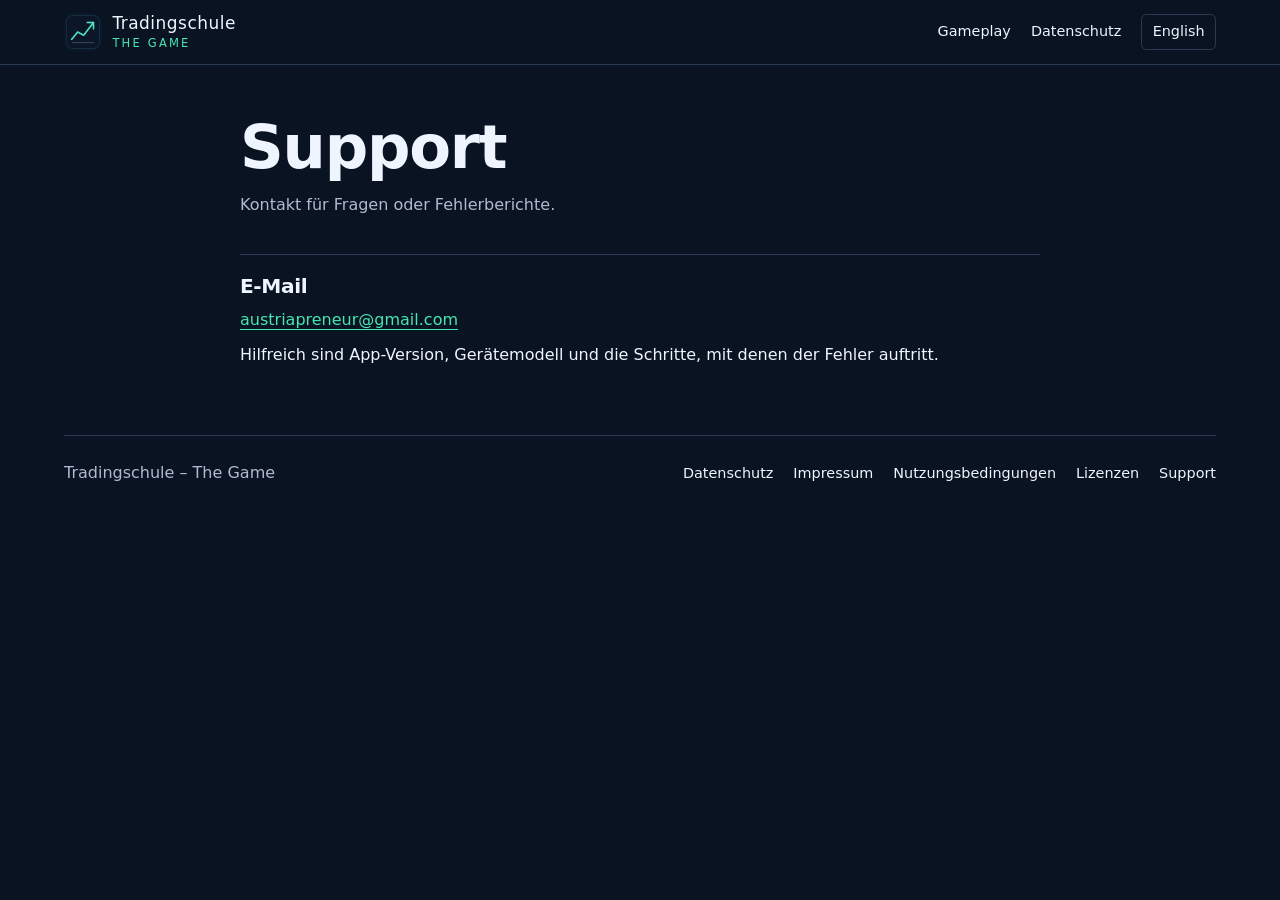
<file: de/support/index.html>
<!doctype html>
<html lang="de">
<head>
<meta charset="utf-8">
<meta name="viewport" content="width=device-width, initial-scale=1">
<meta name="description" content="Kontakt für Fragen oder Fehlerberichte.">
<meta name="theme-color" content="#0a1321">
<title>Support | Tradingschule – The Game</title>
<link rel="canonical" href="https://onvexalabs-dev.github.io/tradingschule-the-game-page/de/support/">
<link rel="alternate" hreflang="en" href="https://onvexalabs-dev.github.io/tradingschule-the-game-page/support/">
<link rel="alternate" hreflang="de" href="https://onvexalabs-dev.github.io/tradingschule-the-game-page/de/support/">
<link rel="icon" href="../../assets/icon.png">
<link rel="stylesheet" href="../../assets/site.css">
</head>
<body>
<header class="top"><div class="shell top-inner">
<a class="brand" href="../../de/"><img src="../../assets/icon.png" width="38" height="38" alt=""><span>Tradingschule<span class="brand-sub">THE GAME</span></span></a>
<nav aria-label="Hauptnavigation">
<a href="../../de/">Gameplay</a>
<a href="../../de/privacy/">Datenschutz</a>
<a class="locale" hreflang="en" lang="en" href="../../support/">English</a>
</nav></div></header>
<main id="main" class="shell legal"><h1>Support</h1><p class="intro">Kontakt für Fragen oder Fehlerberichte.</p><section><h2>E-Mail</h2><p><a href="mailto:austriapreneur@gmail.com">austriapreneur@gmail.com</a></p><p>Hilfreich sind App-Version, Gerätemodell und die Schritte, mit denen der Fehler auftritt.</p></section></main>
<footer class="shell footer"><span>Tradingschule – The Game</span><nav aria-label="Rechtliche Links"><a href="../../de/privacy/">Datenschutz</a><a href="../../de/imprint/">Impressum</a><a href="../../de/terms/">Nutzungsbedingungen</a><a href="../../de/licenses/">Lizenzen</a><a href="../../de/support/">Support</a></nav></footer>
</body>
</html>
</file>
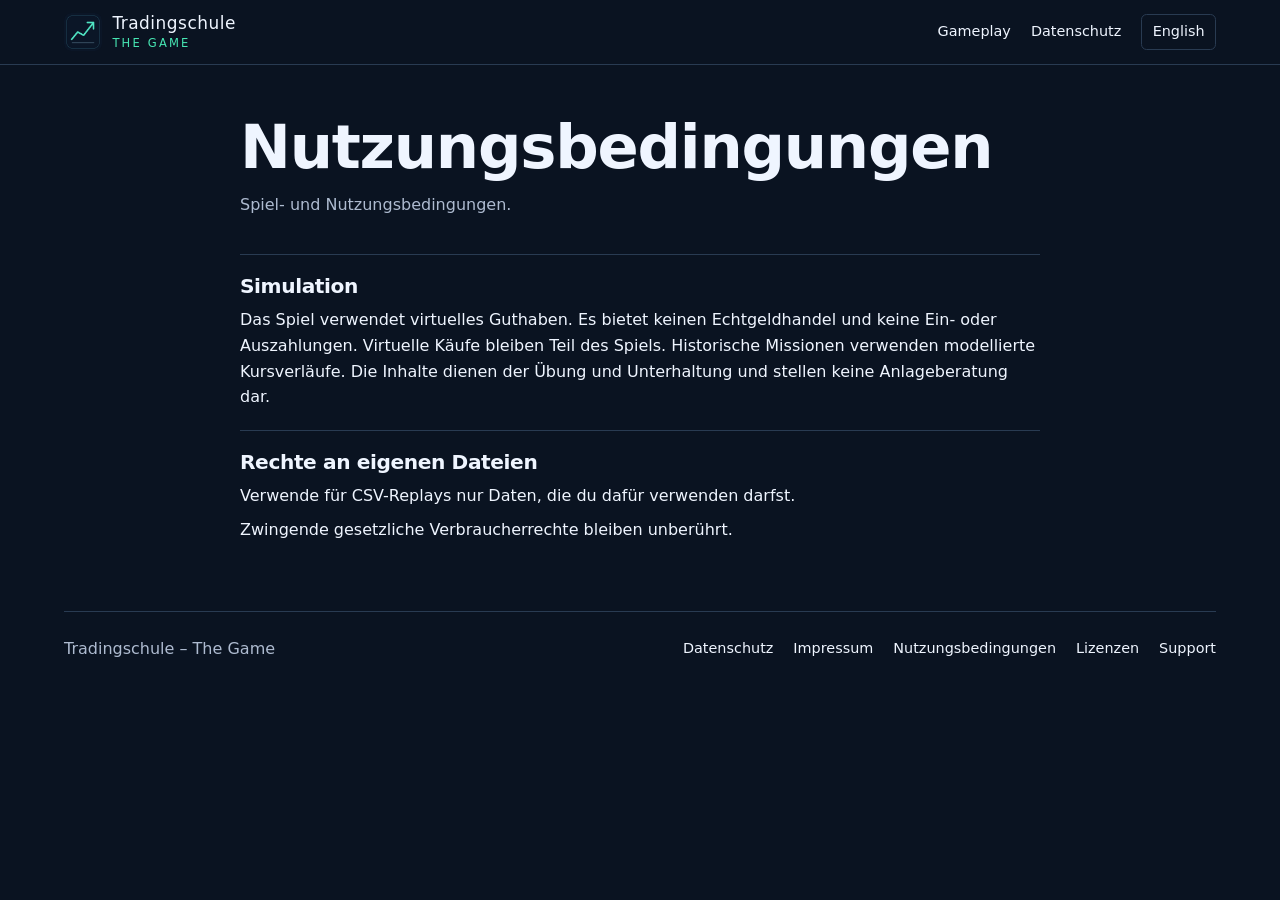
<file: de/terms/index.html>
<!doctype html>
<html lang="de">
<head>
<meta charset="utf-8">
<meta name="viewport" content="width=device-width, initial-scale=1">
<meta name="description" content="Spiel- und Nutzungsbedingungen.">
<meta name="theme-color" content="#0a1321">
<title>Nutzungsbedingungen | Tradingschule – The Game</title>
<link rel="canonical" href="https://onvexalabs-dev.github.io/tradingschule-the-game-page/de/terms/">
<link rel="alternate" hreflang="en" href="https://onvexalabs-dev.github.io/tradingschule-the-game-page/terms/">
<link rel="alternate" hreflang="de" href="https://onvexalabs-dev.github.io/tradingschule-the-game-page/de/terms/">
<link rel="icon" href="../../assets/icon.png">
<link rel="stylesheet" href="../../assets/site.css">
</head>
<body>
<header class="top"><div class="shell top-inner">
<a class="brand" href="../../de/"><img src="../../assets/icon.png" width="38" height="38" alt=""><span>Tradingschule<span class="brand-sub">THE GAME</span></span></a>
<nav aria-label="Hauptnavigation">
<a href="../../de/">Gameplay</a>
<a href="../../de/privacy/">Datenschutz</a>
<a class="locale" hreflang="en" lang="en" href="../../terms/">English</a>
</nav></div></header>
<main id="main" class="shell legal"><h1>Nutzungsbedingungen</h1><p class="intro">Spiel- und Nutzungsbedingungen.</p><section><h2>Simulation</h2><p>Das Spiel verwendet virtuelles Guthaben. Es bietet keinen Echtgeldhandel und keine Ein- oder Auszahlungen. Virtuelle Käufe bleiben Teil des Spiels. Historische Missionen verwenden modellierte Kursverläufe. Die Inhalte dienen der Übung und Unterhaltung und stellen keine Anlageberatung dar.</p></section><section><h2>Rechte an eigenen Dateien</h2><p>Verwende für CSV-Replays nur Daten, die du dafür verwenden darfst.</p><p>Zwingende gesetzliche Verbraucherrechte bleiben unberührt.</p></section></main>
<footer class="shell footer"><span>Tradingschule – The Game</span><nav aria-label="Rechtliche Links"><a href="../../de/privacy/">Datenschutz</a><a href="../../de/imprint/">Impressum</a><a href="../../de/terms/">Nutzungsbedingungen</a><a href="../../de/licenses/">Lizenzen</a><a href="../../de/support/">Support</a></nav></footer>
</body>
</html>
</file>
<file: assets/site.css>
:root{color-scheme:dark;--base:#0a1321;--panel:#102033;--ink:#eff5ff;--muted:#aebbd0;--line:#293b52;--mint:#47e6b3;--gold:#eabb73}
*{box-sizing:border-box}
body{margin:0;background:var(--base);color:var(--ink);font:1rem/1.6 system-ui,-apple-system,"Segoe UI",sans-serif}
a{color:var(--mint);text-underline-offset:.22em}
a:focus-visible,video:focus-visible{outline:3px solid var(--gold);outline-offset:4px}
h1,h2,h3,p{margin:0}
h1,h2,h3{line-height:1.12;letter-spacing:-.02em}
.shell{width:min(100% - 2.5rem,72rem);margin-inline:auto}
.top{border-bottom:1px solid var(--line);background:#0a1321}
.top-inner,.footer{display:flex;align-items:center;justify-content:space-between;gap:1rem;flex-wrap:wrap}
.top-inner{padding:.8rem 0}
.brand{display:inline-flex;align-items:center;gap:.65rem;color:var(--ink);font-size:1.06rem;line-height:1.05;letter-spacing:.03em;text-decoration:none}
.brand img{border-radius:.45rem}
.brand-sub{display:block;margin-top:.26rem;color:var(--mint);font-size:.72rem;letter-spacing:.19em}
nav{display:flex;align-items:center;gap:.75rem 1.25rem;flex-wrap:wrap}
nav a{color:var(--ink);font-size:.9rem;text-decoration:none}
nav a:hover,nav a:focus-visible{color:var(--mint);text-decoration:underline}
.locale{padding:.36rem .65rem;border:1px solid var(--line);border-radius:.35rem}
.hero{border-bottom:1px solid var(--line);background:linear-gradient(90deg,#08111eeF 0%,#08111ecc 42%,#08111e20 100%),url("floor.webp") center 55% / cover no-repeat}
.hero-inner{padding:clamp(3.75rem,9vw,8rem) 0}
.hero h1{max-width:13ch;font-size:clamp(2.8rem,7vw,6.4rem);letter-spacing:-.062em}
.hero p{max-width:42ch;margin:1.3rem 0 1.6rem;color:#dbe5f1;font-size:clamp(1.05rem,2vw,1.24rem)}
.button{display:inline-block;padding:.65rem 1.05rem;background:var(--mint);color:var(--base);font-weight:700;text-decoration:none;border-radius:.4rem}
.button:hover{background:#80f3ce}
.demo{padding:3rem 0}
.demo-head{display:flex;align-items:baseline;justify-content:space-between;flex-wrap:wrap;gap:.75rem;margin-bottom:1rem}
.demo-head p,.features p,.intro{color:var(--muted)}
video{display:block;width:100%;height:auto;aspect-ratio:16/9;background:#03080e;border:1px solid var(--line);border-radius:.6rem}
.features{display:grid;grid-template-columns:repeat(3,1fr);gap:1.5rem;margin-top:2.4rem}
.features article{border-top:2px solid var(--gold);padding-top:1rem}
.features h3{margin-bottom:.65rem}
.footer{border-top:1px solid var(--line);padding:1.5rem 0 2.5rem;color:var(--muted)}
.legal{max-width:50rem;padding:3rem 0}
.legal h1{font-size:clamp(2.15rem,5vw,3.8rem)}
.legal .intro{margin:.7rem 0 2.3rem}
.legal section{padding:1.25rem 0;border-top:1px solid var(--line)}
.legal h2{margin-bottom:.6rem;font-size:1.26rem}
.legal p+p{margin-top:.55rem}
@media(max-width:680px){.features{grid-template-columns:1fr}.hero{background-image:linear-gradient(90deg,#08111ef3,#08111eb3),url("floor.webp")}.top-inner{gap:.6rem}.legal,.demo{padding-top:2rem}}
</file>
